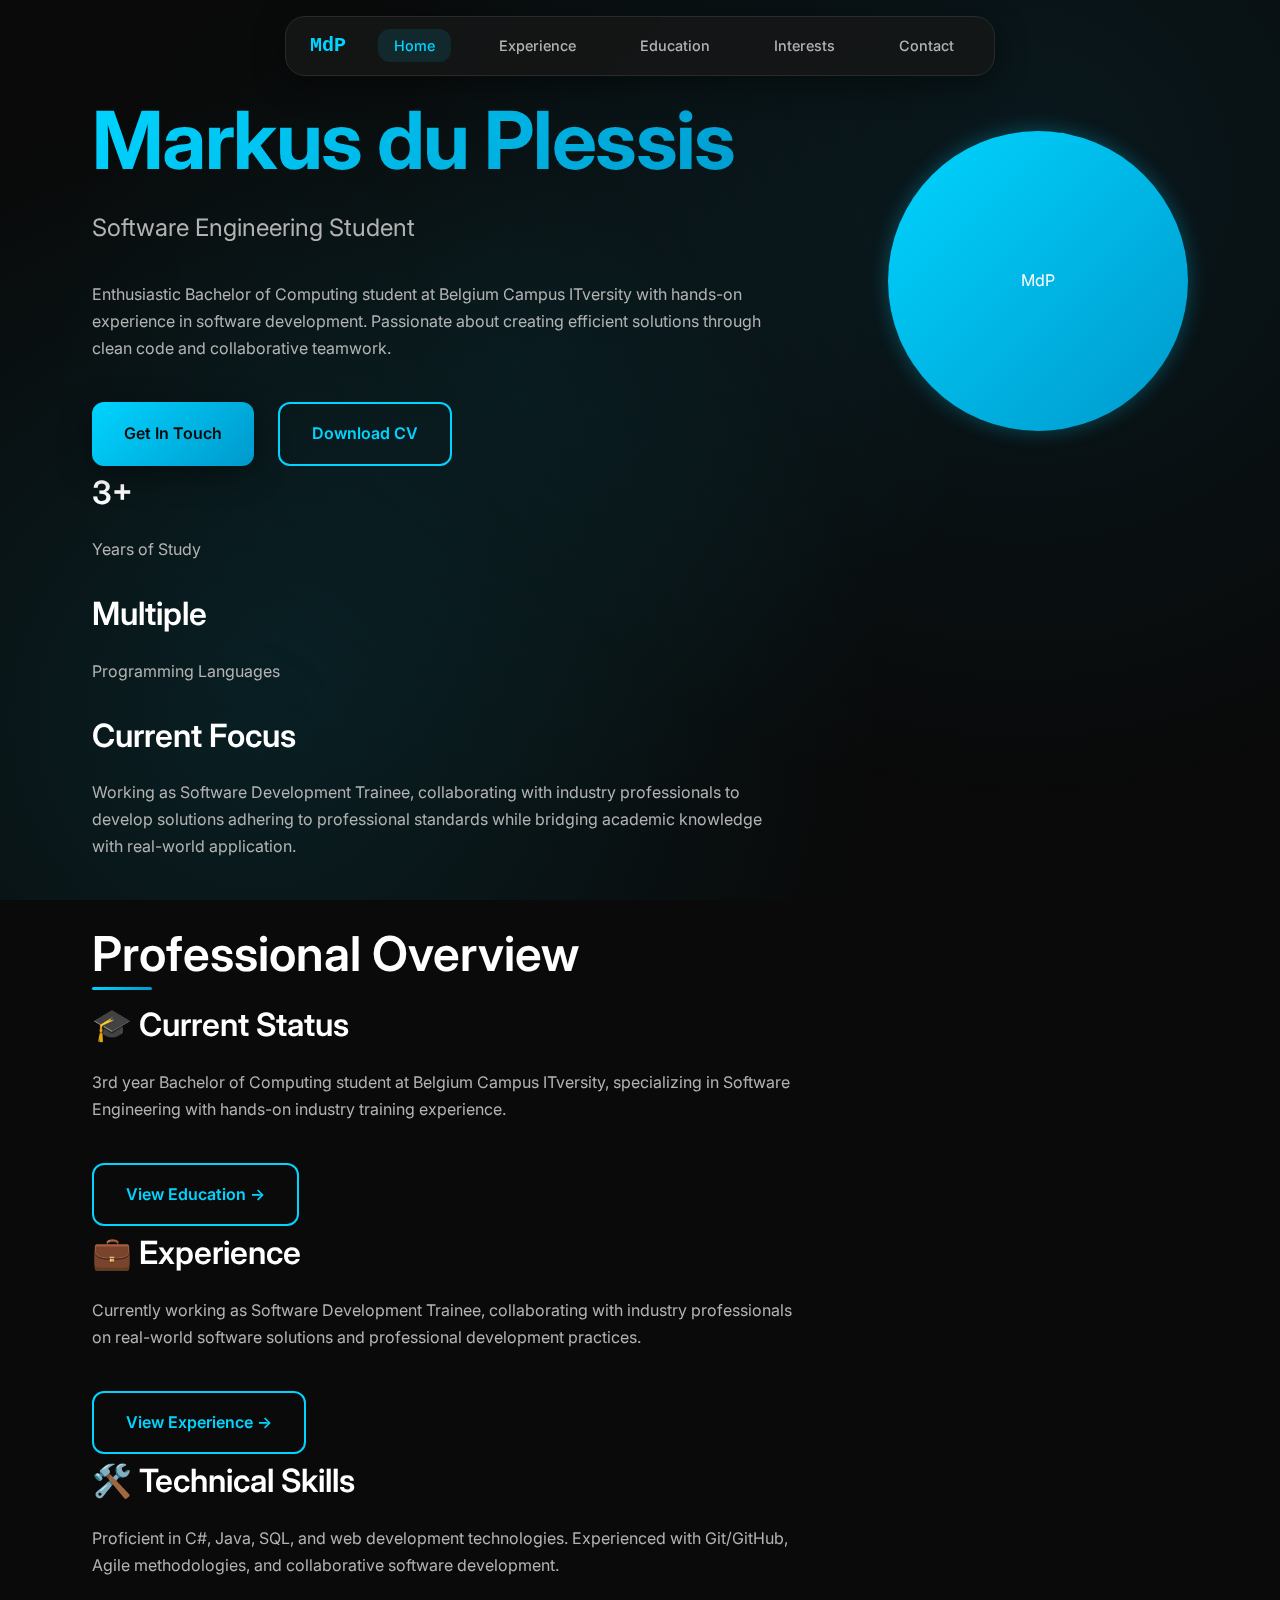
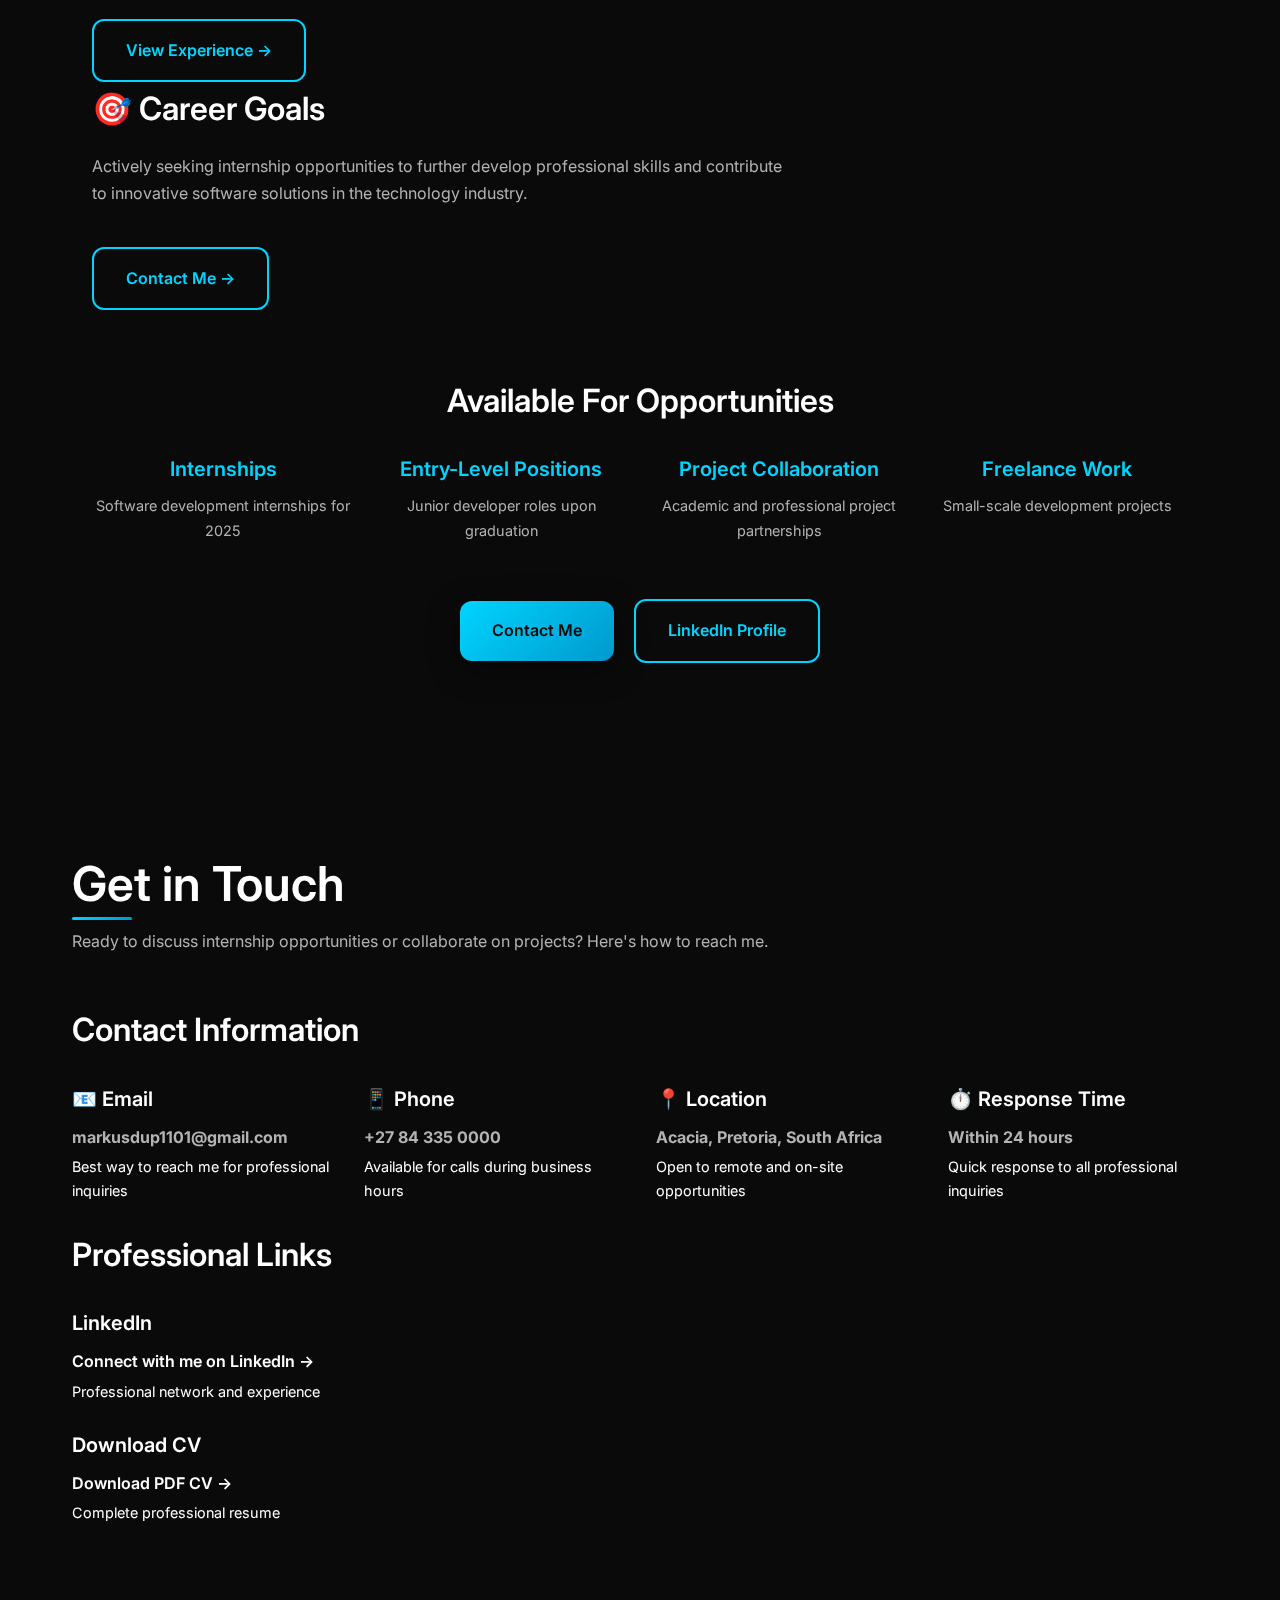
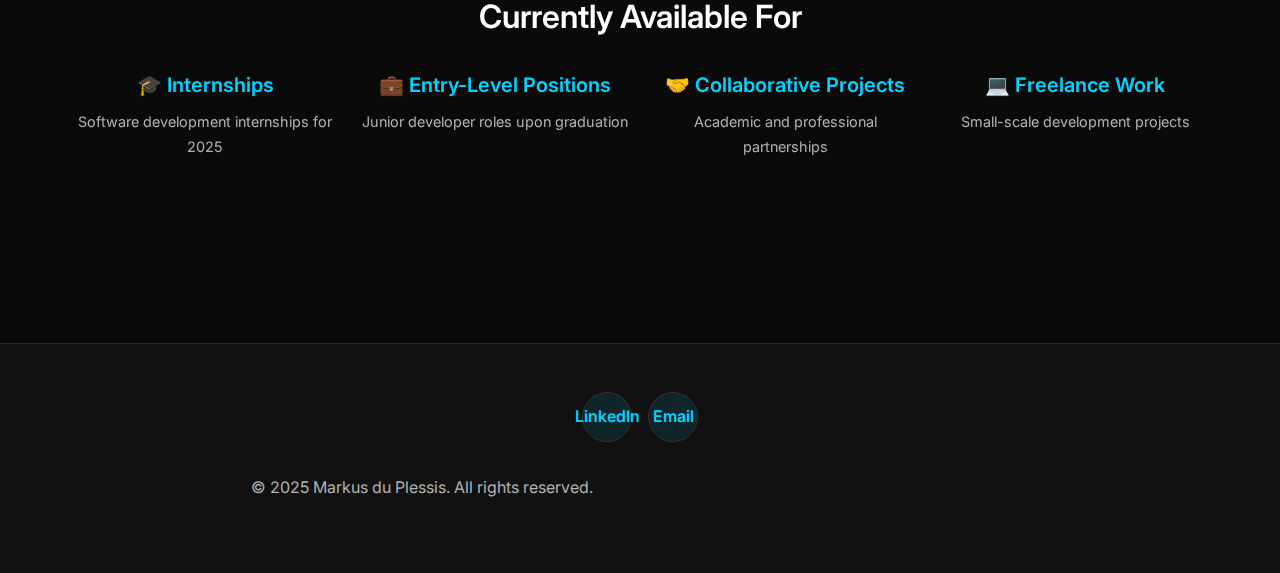
<file: index.html>
<!DOCTYPE html>
<html lang="en">
<head>
    <meta charset="UTF-8">
    <meta name="viewport" content="width=device-width, initial-scale=1.0">
    <title>Markus du Plessis - Software Engineering Student</title>
    <meta name="description" content="Software Engineering student at Belgium Campus ITversity specializing in C#, Java, and web development. Seeking internship opportunities.">
    
    <!-- Link to CSS file -->
    <link rel="stylesheet" href="static/css/styles.css">
    
    <!-- Google Fonts for better typography -->
    <link rel="preconnect" href="https://fonts.googleapis.com">
    <link rel="preconnect" href="https://fonts.gstatic.com" crossorigin>
    <link href="https://fonts.googleapis.com/css2?family=Inter:wght@300;400;500;600;700;800&display=swap" rel="stylesheet">
</head>

<body>
    <!-- Navigation -->
    <nav class="nav">
        <div class="nav-container">
            <a href="index.html" class="nav-logo">MdP</a>
            <ul class="nav-menu">
                <li><a href="index.html" class="nav-link active">Home</a></li>
                <li><a href="pages/experience.html" class="nav-link">Experience</a></li>
                <li><a href="pages/education.html" class="nav-link">Education</a></li>
                <li><a href="pages/hobbies.html" class="nav-link">Interests</a></li>
                <li><a href="#contact" class="nav-link">Contact</a></li>
            </ul>
            <button class="nav-toggle">☰</button>
        </div>
    </nav>

    <!-- Main Content -->
    <main>
        <!-- Home Section -->
        <section class="section hero">
            <div class="container">
                <div class="hero-content">
                    <div class="hero-text">
                        <h1 class="hero-title">Markus du Plessis</h1>
                        <p class="hero-subtitle">Software Engineering Student</p>
                        <p>Enthusiastic Bachelor of Computing student at Belgium Campus ITversity with hands-on experience in software development. Passionate about creating efficient solutions through clean code and collaborative teamwork.</p>
                        
                        <div class="cta-group">
                            <a href="#contact" class="btn btn-primary">Get In Touch</a>
                            <a href="public/markus-du-plessis-cv.pdf" class="btn btn-secondary" download>Download CV</a>
                        </div>
                    </div>
                    <div class="hero-image">
                        <span>MdP</span>
                    </div>
                </div>
                
                <!-- Quick Stats Bento Grid -->
                <div class="bento-grid">
                    <div class="bento-item">
                        <h3>3+</h3>
                        <p>Years of Study</p>
                    </div>
                    <div class="bento-item">
                        <h3>Multiple</h3>
                        <p>Programming Languages</p>
                    </div>
                    <div class="bento-item bento-large">
                        <h3>Current Focus</h3>
                        <p>Working as Software Development Trainee, collaborating with industry professionals to develop solutions adhering to professional standards while bridging academic knowledge with real-world application.</p>
                    </div>
                </div>

                <!-- Quick Overview Sections -->
                <div style="margin-top: 4rem;">
                    <h2>Professional Overview</h2>
                    <div class="bento-grid">
                        <div class="bento-item">
                            <h3>🎓 Current Status</h3>
                            <p>3rd year Bachelor of Computing student at Belgium Campus ITversity, specializing in Software Engineering with hands-on industry training experience.</p>
                            <a href="pages/education.html" class="btn btn-secondary" style="margin-top: 1rem;">View Education →</a>
                        </div>

                        <div class="bento-item">
                            <h3>💼 Experience</h3>
                            <p>Currently working as Software Development Trainee, collaborating with industry professionals on real-world software solutions and professional development practices.</p>
                            <a href="pages/experience.html" class="btn btn-secondary" style="margin-top: 1rem;">View Experience →</a>
                        </div>

                        <div class="bento-item">
                            <h3>🛠️ Technical Skills</h3>
                            <p>Proficient in C#, Java, SQL, and web development technologies. Experienced with Git/GitHub, Agile methodologies, and collaborative software development.</p>
                            <a href="pages/experience.html" class="btn btn-secondary" style="margin-top: 1rem;">View Experience →</a>
                        </div>

                        <div class="bento-item">
                            <h3>🎯 Career Goals</h3>
                            <p>Actively seeking internship opportunities to further develop professional skills and contribute to innovative software solutions in the technology industry.</p>
                            <a href="#contact" class="btn btn-secondary" style="margin-top: 1rem;">Contact Me →</a>
                        </div>
                    </div>
                </div>

                <!-- Available For Section -->
                <div style="margin-top: 4rem;">
                    <div class="bento-item" style="text-align: center; background: linear-gradient(135deg, var(--bg-light), var(--white)); border: 2px solid var(--primary-color);">
                        <h3 style="color: var(--primary-color);">Available For Opportunities</h3>
                        <div style="display: grid; grid-template-columns: repeat(auto-fit, minmax(200px, 1fr)); gap: 1rem; margin-top: 1.5rem;">
                            <div>
                                <h4>Internships</h4>
                                <p style="font-size: 0.9rem;">Software development internships for 2025</p>
                            </div>
                            <div>
                                <h4>Entry-Level Positions</h4>
                                <p style="font-size: 0.9rem;">Junior developer roles upon graduation</p>
                            </div>
                            <div>
                                <h4>Project Collaboration</h4>
                                <p style="font-size: 0.9rem;">Academic and professional project partnerships</p>
                            </div>
                            <div>
                                <h4>Freelance Work</h4>
                                <p style="font-size: 0.9rem;">Small-scale development projects</p>
                            </div>
                        </div>
                        <div style="margin-top: 2rem;">
                            <a href="pages/cv.html#contact" class="btn btn-primary" style="margin-right: 1rem;">Contact Me</a>
                            <a href="https://www.linkedin.com/in/markus-du-plessis-423875372" class="btn btn-secondary" target="_blank">LinkedIn Profile</a>
                        </div>
                    </div>
                </div>
            </div>
        </section>

        <!-- Get in Touch Section -->
        <section id="contact" class="section page-content" style="display: block;">
            <div class="container">
                <h2>Get in Touch</h2>
                <p>Ready to discuss internship opportunities or collaborate on projects? Here's how to reach me.</p>

                <div class="bento-grid" style="margin-top: 3rem;">
                    <div class="bento-item bento-large">
                        <h3>Contact Information</h3>
                        <div style="display: grid; grid-template-columns: repeat(auto-fit, minmax(250px, 1fr)); gap: 2rem; margin-top: 1.5rem;">
                            <div>
                                <h4 style="color: var(--primary-color); margin-bottom: 0.5rem;">📧 Email</h4>
                                <p style="margin-bottom: 0.25rem;"><strong>markusdup1101@gmail.com</strong></p>
                                <p style="font-size: 0.9rem; color: var(--text-light);">Best way to reach me for professional inquiries</p>
                            </div>
                            <div>
                                <h4 style="color: var(--primary-color); margin-bottom: 0.5rem;">📱 Phone</h4>
                                <p style="margin-bottom: 0.25rem;"><strong>+27 84 335 0000</strong></p>
                                <p style="font-size: 0.9rem; color: var(--text-light);">Available for calls during business hours</p>
                            </div>
                            <div>
                                <h4 style="color: var(--primary-color); margin-bottom: 0.5rem;">📍 Location</h4>
                                <p style="margin-bottom: 0.25rem;"><strong>Acacia, Pretoria, South Africa</strong></p>
                                <p style="font-size: 0.9rem; color: var(--text-light);">Open to remote and on-site opportunities</p>
                            </div>
                            <div>
                                <h4 style="color: var(--primary-color); margin-bottom: 0.5rem;">⏱️ Response Time</h4>
                                <p style="margin-bottom: 0.25rem;"><strong>Within 24 hours</strong></p>
                                <p style="font-size: 0.9rem; color: var(--text-light);">Quick response to all professional inquiries</p>
                            </div>
                        </div>
                    </div>

                    <div class="bento-item">
                        <h3>Professional Links</h3>
                        <div style="margin-top: 1.5rem;">
                            <div style="margin-bottom: 1.5rem;">
                                <h4 style="color: var(--primary-color); margin-bottom: 0.5rem;">LinkedIn</h4>
                                <a href="https://www.linkedin.com/in/markus-du-plessis-423875372" target="_blank" style="color: var(--primary-color); text-decoration: none; font-weight: 600;">Connect with me on LinkedIn →</a>
                                <p style="font-size: 0.9rem; color: var(--text-light); margin-top: 0.25rem;">Professional network and experience</p>
                            </div>
                            <div>
                                <h4 style="color: var(--primary-color); margin-bottom: 0.5rem;">Download CV</h4>
                                <a href="public/markus-du-plessis-cv.pdf" download style="color: var(--primary-color); text-decoration: none; font-weight: 600;">Download PDF CV →</a>
                                <p style="font-size: 0.9rem; color: var(--text-light); margin-top: 0.25rem;">Complete professional resume</p>
                            </div>
                        </div>
                    </div>
                </div>

                <!-- Availability Section -->
                <div style="margin-top: 4rem;">
                    <div class="bento-item" style="text-align: center; background: linear-gradient(135deg, var(--bg-light), var(--white)); border: 2px solid var(--primary-color);">
                        <h3 style="color: var(--primary-color);">Currently Available For</h3>
                        <div style="display: grid; grid-template-columns: repeat(auto-fit, minmax(200px, 1fr)); gap: 1.5rem; margin-top: 1.5rem;">
                            <div>
                                <h4>🎓 Internships</h4>
                                <p style="font-size: 0.9rem;">Software development internships for 2025</p>
                            </div>
                            <div>
                                <h4>💼 Entry-Level Positions</h4>
                                <p style="font-size: 0.9rem;">Junior developer roles upon graduation</p>
                            </div>
                            <div>
                                <h4>🤝 Collaborative Projects</h4>
                                <p style="font-size: 0.9rem;">Academic and professional partnerships</p>
                            </div>
                            <div>
                                <h4>💻 Freelance Work</h4>
                                <p style="font-size: 0.9rem;">Small-scale development projects</p>
                            </div>
                        </div>
                    </div>
                </div>
            </div>
        </section>
    </main>

    <!-- Footer -->
    <footer class="footer">
        <div class="container">
            <div class="social-links">
                <a href="https://www.linkedin.com/in/markus-du-plessis-423875372" class="social-link" target="_blank">LinkedIn</a>
                <a href="mailto:markusdup1101@gmail.com" class="social-link">Email</a>
            </div>
            <p>&copy; 2025 Markus du Plessis. All rights reserved.</p>
        </div>
    </footer>

    <!-- Link to JavaScript file -->
    <script src="static/js/main.js"></script>
</body>
</html>
</file>
<file: static/css/styles.css>
* {
    margin: 0;
    padding: 0;
    box-sizing: border-box;
}

:root {
  
    --bg-primary: #0a0a0a;
    --bg-secondary: #111111;
    --bg-tertiary: #1a1a1a;
    --bg-card: #161616;
    --bg-elevated: #202020;
    
    --text-primary: #ffffff;
    --text-secondary: #b3b3b3;
    --text-muted: #8a8a8a;
    --text-accent: #666666;
    
    --accent-primary: #00d4ff;
    --accent-secondary: #0099cc;
    --accent-gradient: linear-gradient(135deg, #00d4ff 0%, #0099cc 100%);
    
    --border-subtle: #2a2a2a;
    --border-light: #333333;
    
    
    --font-primary: 'Inter', -apple-system, BlinkMacSystemFont, sans-serif;
    --font-mono: 'SF Mono', 'Monaco', 'Inconsolata', 'Roboto Mono', monospace;
    
   
    --section-padding: 6rem 0;
    --container-padding: 0 2rem;
    --content-max-width: 1200px;
    
   
    --shadow-subtle: 0 2px 8px rgba(0, 0, 0, 0.3);
    --shadow-medium: 0 8px 32px rgba(0, 0, 0, 0.4);
    --shadow-large: 0 16px 64px rgba(0, 0, 0, 0.5);
    --glow-accent: 0 0 20px rgba(0, 212, 255, 0.3);
    
    --border-radius: 12px;
    --border-radius-lg: 20px;
    --transition: all 0.3s cubic-bezier(0.25, 0.46, 0.45, 0.94);
    --transition-fast: all 0.15s ease;
}


html {
    scroll-behavior: smooth;
    overflow-x: hidden;
}

body {
    font-family: var(--font-primary);
    background: var(--bg-primary);
    color: var(--text-primary);
    line-height: 1.7;
    font-size: 16px;
    overflow-x: hidden;
}


body::before {
    content: '';
    position: fixed;
    top: 0;
    left: 0;
    width: 100%;
    height: 100%;
    background: 
        radial-gradient(circle at 20% 80%, rgba(0, 212, 255, 0.1) 0%, transparent 50%),
        radial-gradient(circle at 80% 20%, rgba(0, 153, 204, 0.1) 0%, transparent 50%),
        radial-gradient(circle at 40% 40%, rgba(0, 212, 255, 0.05) 0%, transparent 50%);
    pointer-events: none;
    z-index: -1;
}


h1 {
    font-size: clamp(3rem, 8vw, 5rem);
    font-weight: 700;
    line-height: 1.1;
    letter-spacing: -0.02em;
    background: var(--accent-gradient);
    -webkit-background-clip: text;
    -webkit-text-fill-color: transparent;
    background-clip: text;
    margin-bottom: 1.5rem;
}

h2 {
    font-size: clamp(2rem, 5vw, 3rem);
    font-weight: 600;
    line-height: 1.2;
    color: var(--text-primary);
    margin-bottom: 1rem;
    position: relative;
}

h2::after {
    content: '';
    position: absolute;
    bottom: -0.5rem;
    left: 0;
    width: 60px;
    height: 3px;
    background: var(--accent-gradient);
    border-radius: 2px;
}

h3 {
    font-size: clamp(1.5rem, 3vw, 2rem);
    font-weight: 600;
    color: var(--text-primary);
    margin-bottom: 1rem;
}

h4 {
    font-size: 1.25rem;
    font-weight: 600;
    color: var(--accent-primary);
    margin-bottom: 0.5rem;
}

p {
    color: var(--text-secondary);
    margin-bottom: 1.5rem;
    max-width: 70ch;
}


.nav {
    position: fixed;
    top: 1rem;
    left: 50%;
    transform: translateX(-50%);
    background: rgba(22, 22, 22, 0.8);
    backdrop-filter: blur(20px);
    border: 1px solid var(--border-subtle);
    border-radius: var(--border-radius-lg);
    z-index: 1000;
    padding: 0.75rem 1.5rem;
    transition: var(--transition);
    box-shadow: var(--shadow-medium);
}

.nav:hover {
    background: rgba(22, 22, 22, 0.9);
    box-shadow: var(--shadow-large);
}

.nav-container {
    display: flex;
    align-items: center;
    gap: 2rem;
}

.nav-logo {
    font-size: 1.25rem;
    font-weight: 700;
    color: var(--accent-primary);
    text-decoration: none;
    font-family: var(--font-mono);
}

.nav-menu {
    display: flex;
    list-style: none;
    gap: 2rem;
    align-items: center;
}

.nav-link {
    color: var(--text-secondary);
    text-decoration: none;
    font-weight: 500;
    font-size: 0.9rem;
    padding: 0.5rem 1rem;
    border-radius: var(--border-radius);
    transition: var(--transition);
    position: relative;
}

.nav-link:hover,
.nav-link.active {
    color: var(--accent-primary);
    background: rgba(0, 212, 255, 0.1);
}

.nav-toggle {
    display: none;
    background: none;
    border: none;
    color: var(--text-primary);
    font-size: 1.5rem;
    cursor: pointer;
}


.container {
    max-width: var(--content-max-width);
    margin: 0 auto;
    padding: var(--container-padding);
}

.section {
    padding: var(--section-padding);
    position: relative;
}


.hero {
    min-height: 100vh;
    display: flex;
    align-items: center;
    justify-content: center;
    position: relative;
    overflow: hidden;
}

.hero-content {
    display: grid;
    grid-template-columns: 1fr 300px;
    gap: 6rem;
    align-items: center;
    width: 100%;
}

.hero-text {
    z-index: 2;
}

.hero-subtitle {
    font-size: 1.5rem;
    color: var(--text-secondary);
    margin-bottom: 2rem;
    font-weight: 400;
}

.hero-image {
    width: 300px;
    height: 300px;
    border-radius: 50%;
    background: var(--accent-gradient);
    display: flex;
    align-items: center;
    justify-content: center;
    position: relative;
    box-shadow: var(--glow-accent);
    animation: float 6s ease-in-out infinite;
    overflow: hidden; 
}

.hero-image img {
    width: 100%;
    height: 100%;
    object-fit: cover;
    border-radius: 50%;
}

@keyframes float {
    0%, 100% { transform: translateY(0px); }
    50% { transform: translateY(-20px); }
}


.cta-group {
    display: flex;
    gap: 1.5rem;
    flex-wrap: wrap;
    margin-top: 2.5rem;
}

.btn {
    display: inline-flex;
    align-items: center;
    gap: 0.75rem;
    padding: 1rem 2rem;
    border-radius: var(--border-radius);
    text-decoration: none;
    font-weight: 600;
    font-size: 1rem;
    transition: var(--transition);
    cursor: pointer;
    border: none;
    position: relative;
    overflow: hidden;
}

.btn-primary {
    background: var(--accent-gradient);
    color: var(--bg-primary);
    box-shadow: var(--shadow-medium);
}

.btn-primary:hover {
    transform: translateY(-2px);
    box-shadow: var(--shadow-large), var(--glow-accent);
}

.btn-secondary {
    background: transparent;
    color: var(--accent-primary);
    border: 2px solid var(--accent-primary);
}

.btn-secondary:hover {
    background: var(--accent-primary);
    color: var(--bg-primary);
    box-shadow: var(--glow-accent);
}


.content-flow {
    display: flex;
    flex-direction: column;
    gap: 4rem;
    margin-top: 4rem;
}

.content-card {
    background: rgba(22, 22, 22, 0.6);
    backdrop-filter: blur(20px);
    border: 1px solid var(--border-subtle);
    border-radius: var(--border-radius-lg);
    padding: 3rem;
    transition: var(--transition);
    position: relative;
    overflow: hidden;
}

.content-card::before {
    content: '';
    position: absolute;
    top: 0;
    left: 0;
    right: 0;
    height: 3px;
    background: var(--accent-gradient);
    transform: scaleX(0);
    transition: var(--transition);
}

.content-card:hover {
    background: rgba(22, 22, 22, 0.8);
    border-color: var(--accent-primary);
    transform: translateY(-4px);
    box-shadow: var(--shadow-large);
}

.content-card:hover::before {
    transform: scaleX(1);
}

.content-grid {
    display: grid;
    grid-template-columns: repeat(auto-fit, minmax(300px, 1fr));
    gap: 2rem;
    margin-top: 2rem;
}

/* Two-column grid for sections with 4 items */
.content-grid-2 {
    display: grid;
    grid-template-columns: repeat(2, 1fr);
    gap: 2rem;
    margin-top: 2rem;
}


@media (max-width: 768px) {
    .content-grid-2 {
        grid-template-columns: 1fr;
    }
}

.content-item {
    background: rgba(32, 32, 32, 0.5);
    border: 1px solid var(--border-light);
    border-radius: var(--border-radius);
    padding: 2rem;
    transition: var(--transition);
}

.content-item:hover {
    background: rgba(32, 32, 32, 0.8);
    border-color: var(--accent-primary);
    transform: translateY(-2px);
}


.timeline {
    position: relative;
    margin: 2rem 0;
}

.timeline::before {
    content: '';
    position: absolute;
    left: 2rem;
    top: 0;
    bottom: 0;
    width: 2px;
    background: var(--accent-gradient);
}

.timeline-item {
    position: relative;
    padding-left: 5rem;
    margin-bottom: 3rem;
    padding-bottom: 2rem;
}

.timeline-item::before {
    content: '';
    position: absolute;
    left: 1.25rem;
    top: 0.5rem;
    width: 1.5rem;
    height: 1.5rem;
    background: var(--accent-primary);
    border-radius: 50%;
    border: 4px solid var(--bg-primary);
    box-shadow: var(--glow-accent);
}


.skill-item {
    margin-bottom: 2rem;
}

.skill-name {
    display: flex;
    justify-content: space-between;
    margin-bottom: 0.5rem;
    color: var(--text-secondary);
    font-weight: 500;
}

.skill-bar {
    height: 8px;
    background: var(--bg-elevated);
    border-radius: 4px;
    overflow: hidden;
    position: relative;
}

.skill-progress {
    height: 100%;
    background: var(--accent-gradient);
    border-radius: 4px;
    transition: width 2s cubic-bezier(0.25, 0.46, 0.45, 0.94);
    position: relative;
    overflow: hidden;
}

.skill-progress::after {
    content: '';
    position: absolute;
    top: 0;
    left: -100%;
    width: 100%;
    height: 100%;
    background: linear-gradient(90deg, transparent, rgba(255,255,255,0.3), transparent);
    animation: shimmer 2s infinite;
}

@keyframes shimmer {
    0% { left: -100%; }
    100% { left: 100%; }
}


.contact-info {
    display: grid;
    grid-template-columns: repeat(auto-fit, minmax(250px, 1fr));
    gap: 2rem;
    margin-top: 2rem;
}

.contact-item {
    display: flex;
    align-items: center;
    gap: 1rem;
    padding: 1.5rem;
    background: rgba(32, 32, 32, 0.5);
    border: 1px solid var(--border-light);
    border-radius: var(--border-radius);
    transition: var(--transition);
}

.contact-item:hover {
    background: rgba(32, 32, 32, 0.8);
    border-color: var(--accent-primary);
    transform: translateY(-2px);
}

.contact-icon {
    font-size: 1.5rem;
    color: var(--accent-primary);
}

.contact-details h4 {
    margin-bottom: 0.25rem;
}

.contact-details p {
    font-size: 0.9rem;
    color: var(--text-muted);
    margin: 0;
}


.footer {
    background: var(--bg-secondary);
    border-top: 1px solid var(--border-subtle);
    text-align: center;
    padding: 3rem 0;
    margin-top: 4rem;
}

.social-links {
    display: flex;
    justify-content: center;
    gap: 1rem;
    margin-bottom: 2rem;
}

.social-link {
    display: inline-flex;
    align-items: center;
    justify-content: center;
    width: 50px;
    height: 50px;
    background: rgba(0, 212, 255, 0.1);
    color: var(--accent-primary);
    text-decoration: none;
    border-radius: 50%;
    border: 1px solid var(--border-light);
    transition: var(--transition);
    font-weight: 600;
}

.social-link:hover {
    background: var(--accent-primary);
    color: var(--bg-primary);
    transform: translateY(-3px);
    box-shadow: var(--glow-accent);
}


@media (max-width: 768px) {
    .nav {
        top: 0.5rem;
        left: 1rem;
        right: 1rem;
        transform: none;
        padding: 1rem;
    }
    
    .nav-menu {
        position: fixed;
        top: 5rem;
        left: 1rem;
        right: 1rem;
        background: rgba(22, 22, 22, 0.95);
        backdrop-filter: blur(20px);
        border: 1px solid var(--border-subtle);
        border-radius: var(--border-radius-lg);
        flex-direction: column;
        padding: 2rem;
        transform: translateY(-20px);
        opacity: 0;
        visibility: hidden;
        transition: var(--transition);
    }

    .nav-menu.active {
        transform: translateY(0);
        opacity: 1;
        visibility: visible;
    }

    .nav-toggle {
        display: block;
    }

    .hero-content {
        grid-template-columns: 1fr;
        text-align: center;
        gap: 3rem;
    }

    .hero-image {
        width: 200px;
        height: 200px;
        margin: 0 auto;
        font-size: 3.5rem;
    }

    .section {
        padding: 4rem 0;
    }

    .container {
        padding: 0 1rem;
    }

    .timeline::before {
        left: 1rem;
    }

    .timeline-item {
        padding-left: 3rem;
    }

    .timeline-item::before {
        left: 0.25rem;
    }
}


.smooth-scroll {
    scroll-behavior: smooth;
}


.fade-in {
    opacity: 0;
    transform: translateY(30px);
    transition: var(--transition);
}

.fade-in.loaded {
    opacity: 1;
    transform: translateY(0);
}


::selection {
    background: rgba(0, 212, 255, 0.3);
    color: var(--text-primary);
}


::-webkit-scrollbar {
    width: 8px;
}

::-webkit-scrollbar-track {
    background: var(--bg-secondary);
}

::-webkit-scrollbar-thumb {
    background: var(--accent-primary);
    border-radius: 4px;
}

::-webkit-scrollbar-thumb:hover {
    background: var(--accent-secondary);
}
</file>
